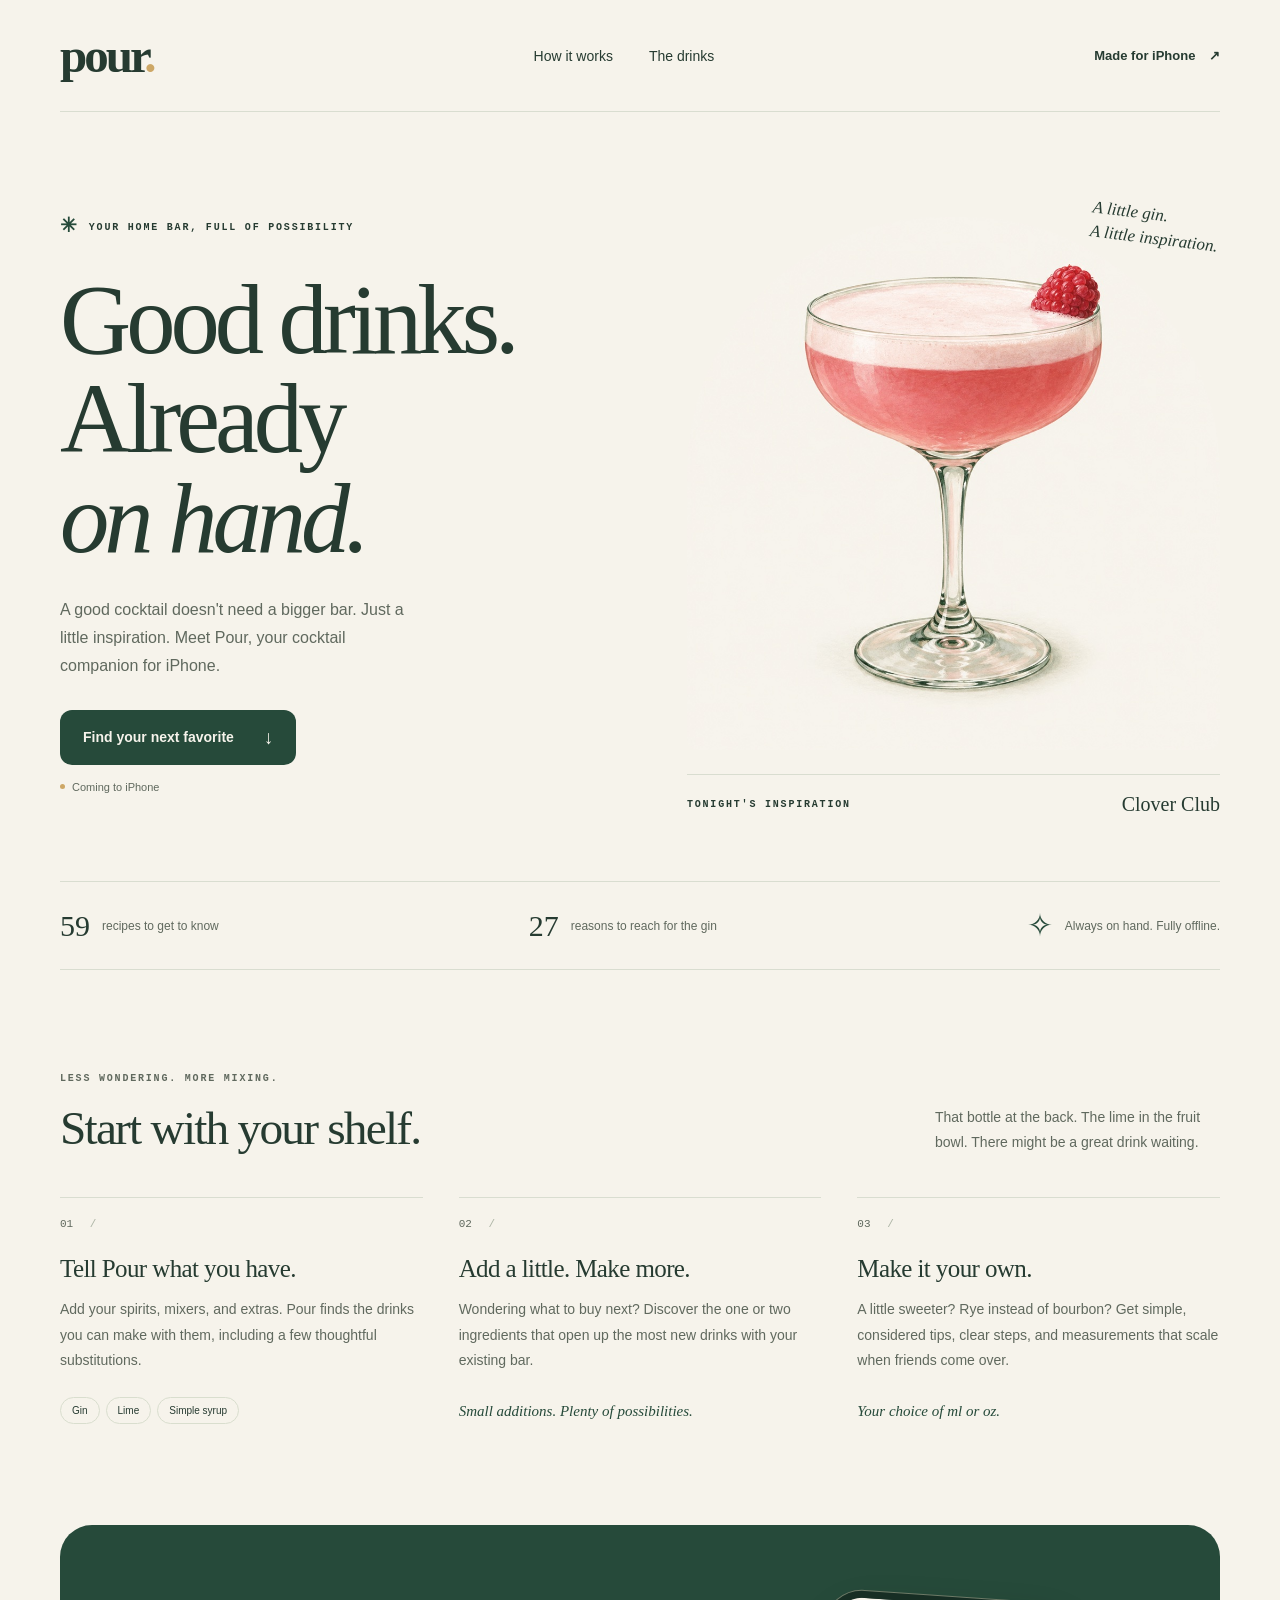
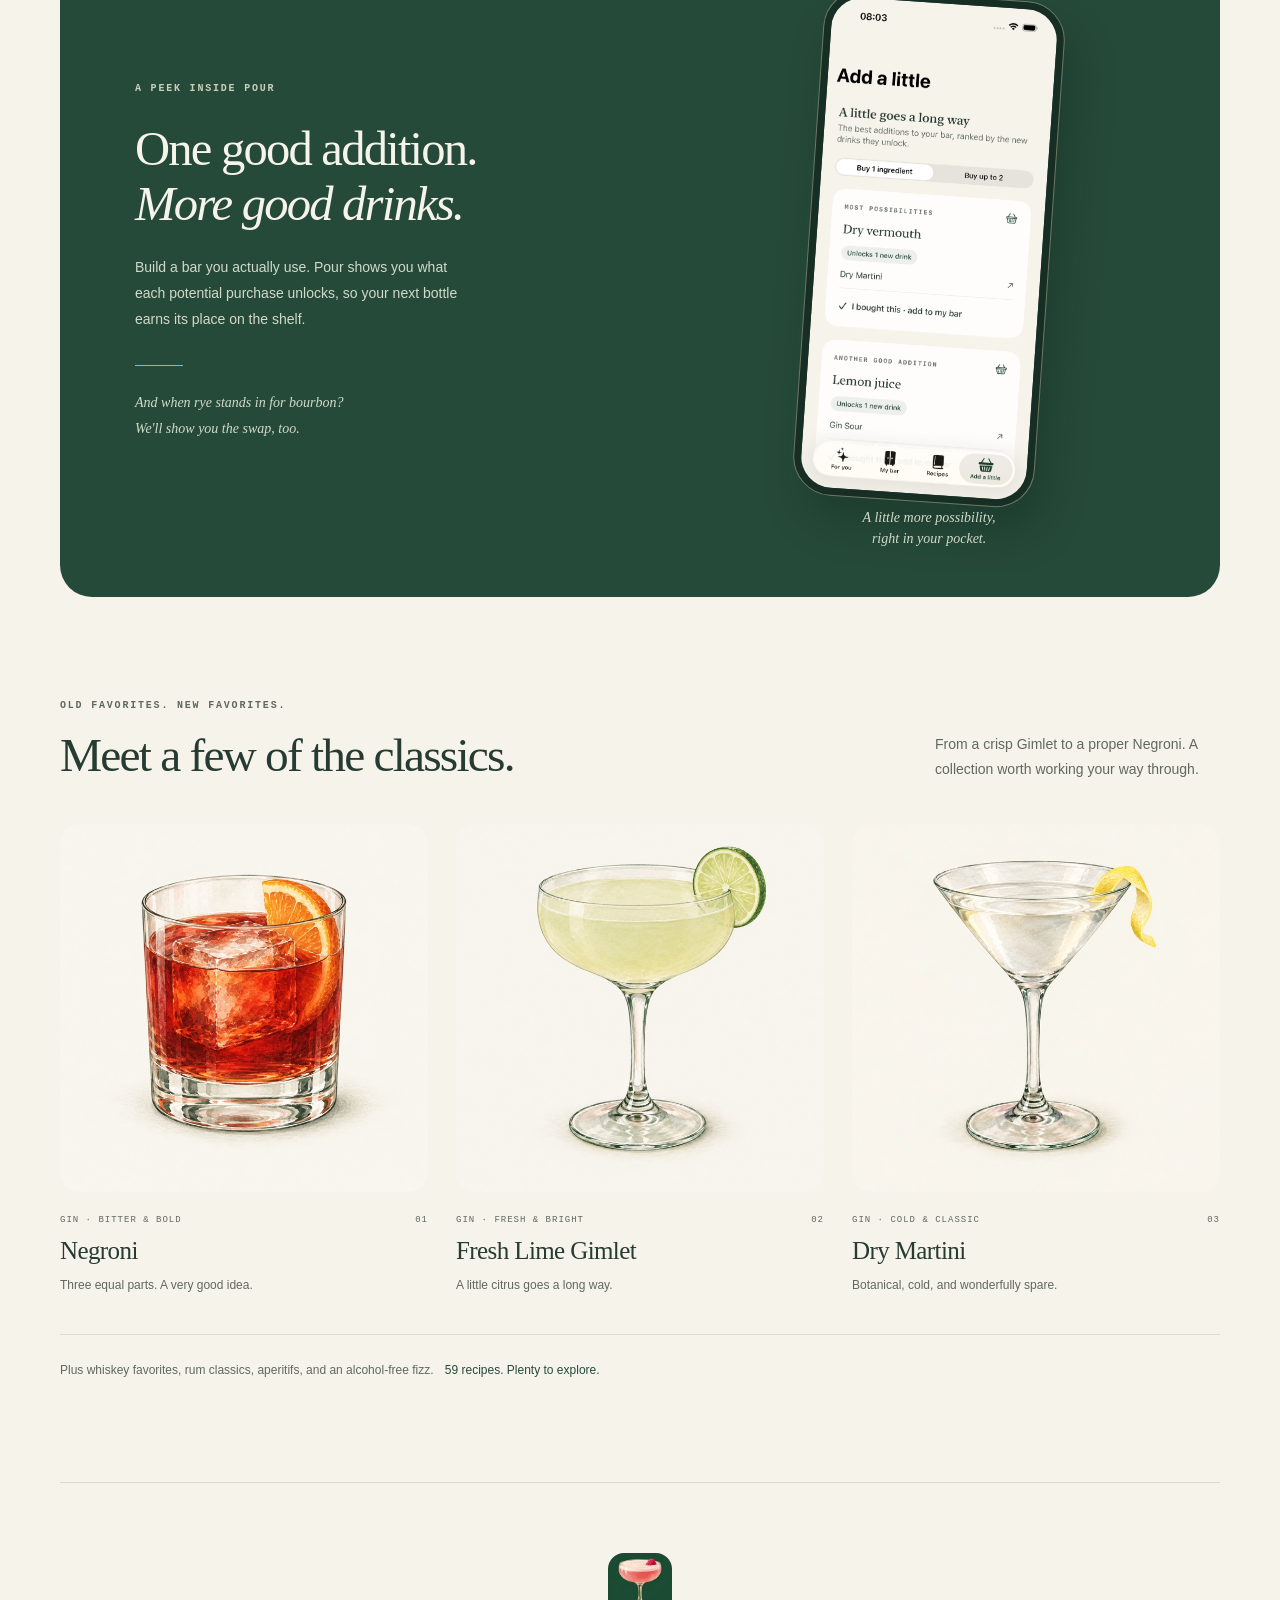
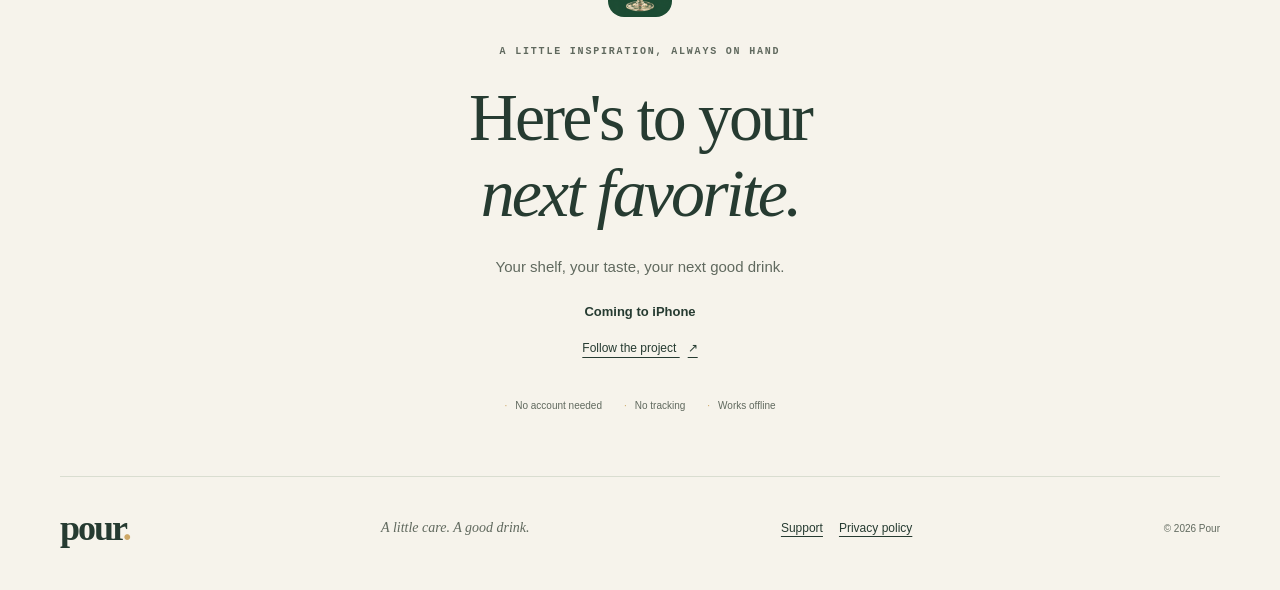
<file: site/index.html>
<!doctype html>
<html lang="en">
<head>
  <meta charset="utf-8">
  <meta name="viewport" content="width=device-width, initial-scale=1">
  <meta name="theme-color" content="#f6f3eb">
  <meta name="description" content="Meet Pour, your cocktail companion for iPhone. Find drinks you can make, discover what to add to your bar, and make every recipe your own.">
  <meta property="og:type" content="website">
  <meta property="og:title" content="Pour — Good drinks. Already on hand.">
  <meta property="og:description" content="Cocktail recipes for the bar you already have. Find your next favorite with Pour for iPhone.">
  <title>Pour — Good drinks. Already on hand.</title>
  <link rel="icon" type="image/png" href="assets/favicon.png">
  <link rel="apple-touch-icon" href="assets/app-icon.png">
  <link rel="stylesheet" href="styles.css">
</head>
<body>
  <a class="skip-link" href="#main">Skip to content</a>
  <header class="site-header wrap">
    <a class="wordmark" href="./" aria-label="Pour home">pour<span aria-hidden="true">.</span></a>
    <nav aria-label="Main navigation">
      <a href="#how-it-works">How it works</a>
      <a href="#the-drinks">The drinks</a>
    </nav>
    <a class="header-link" href="#get-pour">Made for iPhone <span aria-hidden="true">↗</span></a>
  </header>

  <main id="main" tabindex="-1">
    <section class="hero wrap" aria-labelledby="hero-title">
      <div class="hero-copy">
        <p class="eyebrow"><span class="small-star" aria-hidden="true">✳</span> Your home bar, full of possibility</p>
        <h1 id="hero-title">Good drinks.<br>Already<br><em>on hand.</em></h1>
        <p class="hero-description">A good cocktail doesn't need a bigger bar. Just a little inspiration. Meet Pour, your cocktail companion for iPhone.</p>
        <a class="button" href="#how-it-works">Find your next favorite <span aria-hidden="true">↓</span></a>
        <p class="availability"><span aria-hidden="true"></span> Coming to iPhone</p>
      </div>
      <figure class="hero-art">
        <div class="hero-art-stage">
          <img src="assets/clover-club.jpg" alt="A painted Clover Club: a pink gin cocktail in a coupe, topped with foam and a raspberry." width="1000" height="1000" fetchpriority="high">
          <span class="art-note">A little gin.<br>A little inspiration.</span>
        </div>
        <figcaption><span class="eyebrow">Tonight's inspiration</span><span>Clover Club</span></figcaption>
      </figure>
    </section>

    <div class="intro-strip wrap" aria-label="At a glance">
      <p><strong>59</strong> recipes to get to know</p>
      <p><strong>27</strong> reasons to reach for the gin</p>
      <p><span class="offline-mark" aria-hidden="true">✧</span> Always on hand. Fully offline.</p>
    </div>

    <section class="how-section wrap section-space" id="how-it-works" aria-labelledby="how-title">
      <div class="section-heading">
        <div><p class="eyebrow">Less wondering. More mixing.</p><h2 id="how-title">Start with your shelf.</h2></div>
        <p>That bottle at the back. The lime in the fruit bowl. There might be a great drink waiting.</p>
      </div>
      <div class="feature-grid">
        <article class="feature">
          <span class="feature-number">01 <span aria-hidden="true">/</span></span>
          <h3>Tell Pour what you have.</h3>
          <p>Add your spirits, mixers, and extras. Pour finds the drinks you can make with them, including a few thoughtful substitutions.</p>
          <div class="ingredient-tags" aria-label="Example ingredients"><span>Gin</span><span>Lime</span><span>Simple syrup</span></div>
        </article>
        <article class="feature">
          <span class="feature-number">02 <span aria-hidden="true">/</span></span>
          <h3>Add a little. Make more.</h3>
          <p>Wondering what to buy next? Discover the one or two ingredients that open up the most new drinks with your existing bar.</p>
          <p class="feature-footnote">Small additions. Plenty of possibilities.</p>
        </article>
        <article class="feature">
          <span class="feature-number">03 <span aria-hidden="true">/</span></span>
          <h3>Make it your own.</h3>
          <p>A little sweeter? Rye instead of bourbon? Get simple, considered tips, clear steps, and measurements that scale when friends come over.</p>
          <p class="feature-footnote">Your choice of ml or oz.</p>
        </article>
      </div>
    </section>

    <section class="showcase wrap" aria-labelledby="showcase-title">
      <div class="showcase-copy">
        <p class="eyebrow">A peek inside Pour</p>
        <h2 id="showcase-title">One good addition.<br><em>More good drinks.</em></h2>
        <p>Build a bar you actually use. Pour shows you what each potential purchase unlocks, so your next bottle earns its place on the shelf.</p>
        <div class="showcase-rule"></div>
        <p class="showcase-aside">And when rye stands in for bourbon?<br>We'll show you the swap, too.</p>
      </div>
      <div class="phone-stage">
        <div class="phone-frame">
          <img src="assets/app-shopping.jpg" alt="Pour's Add a little screen, showing ingredient purchases and the new cocktails each purchase unlocks." width="667" height="1450" loading="lazy" decoding="async">
        </div>
        <span class="phone-caption">A little more possibility,<br>right in your pocket.</span>
      </div>
    </section>

    <section class="drinks-section wrap section-space" id="the-drinks" aria-labelledby="drinks-title">
      <div class="section-heading">
        <div><p class="eyebrow">Old favorites. New favorites.</p><h2 id="drinks-title">Meet a few of the classics.</h2></div>
        <p>From a crisp Gimlet to a proper Negroni. A collection worth working your way through.</p>
      </div>
      <div class="drink-grid">
        <figure class="drink-card">
          <div class="drink-image negroni"><img src="assets/negroni.jpg" alt="An illustrated ruby-red Negroni over ice with an orange garnish." width="700" height="700" loading="lazy" decoding="async"></div>
          <figcaption><div class="drink-meta"><span>Gin · Bitter &amp; bold</span><span aria-hidden="true">01</span></div><h3>Negroni</h3><p>Three equal parts. A very good idea.</p></figcaption>
        </figure>
        <figure class="drink-card">
          <div class="drink-image gimlet"><img src="assets/gimlet.jpg" alt="An illustrated pale-green Gimlet in a coupe with a lime wheel." width="700" height="700" loading="lazy" decoding="async"></div>
          <figcaption><div class="drink-meta"><span>Gin · Fresh &amp; bright</span><span aria-hidden="true">02</span></div><h3>Fresh Lime Gimlet</h3><p>A little citrus goes a long way.</p></figcaption>
        </figure>
        <figure class="drink-card">
          <div class="drink-image martini"><img src="assets/martini.jpg" alt="An illustrated Dry Martini in a stemmed cocktail glass." width="700" height="700" loading="lazy" decoding="async"></div>
          <figcaption><div class="drink-meta"><span>Gin · Cold &amp; classic</span><span aria-hidden="true">03</span></div><h3>Dry Martini</h3><p>Botanical, cold, and wonderfully spare.</p></figcaption>
        </figure>
      </div>
      <p class="collection-note">Plus whiskey favorites, rum classics, aperitifs, and an alcohol-free fizz. <span>59 recipes. Plenty to explore.</span></p>
    </section>

    <section class="closing wrap" id="get-pour" aria-labelledby="closing-title">
      <img class="app-icon" src="assets/app-icon.png" alt="Pour app icon" width="180" height="180" loading="lazy">
      <p class="eyebrow">A little inspiration, always on hand</p>
      <h2 id="closing-title">Here's to your<br><em>next favorite.</em></h2>
      <p>Your shelf, your taste, your next good drink.</p>
      <p class="release-label">Coming to iPhone</p>
      <a class="text-link" href="https://github.com/andreasmcdermott/drink-app">Follow the project <span aria-hidden="true">↗</span></a>
      <ul class="quiet-benefits" aria-label="App benefits"><li>No account needed</li><li>No tracking</li><li>Works offline</li></ul>
    </section>
  </main>

  <footer class="site-footer wrap">
    <a class="wordmark" href="./" aria-label="Pour home">pour<span aria-hidden="true">.</span></a>
    <p>A little care. A good drink.</p>
    <nav aria-label="Footer navigation"><a href="support.html">Support</a><a href="privacy.html">Privacy policy</a></nav>
    <span>© 2026 Pour</span>
  </footer>
</body>
</html>
</file>
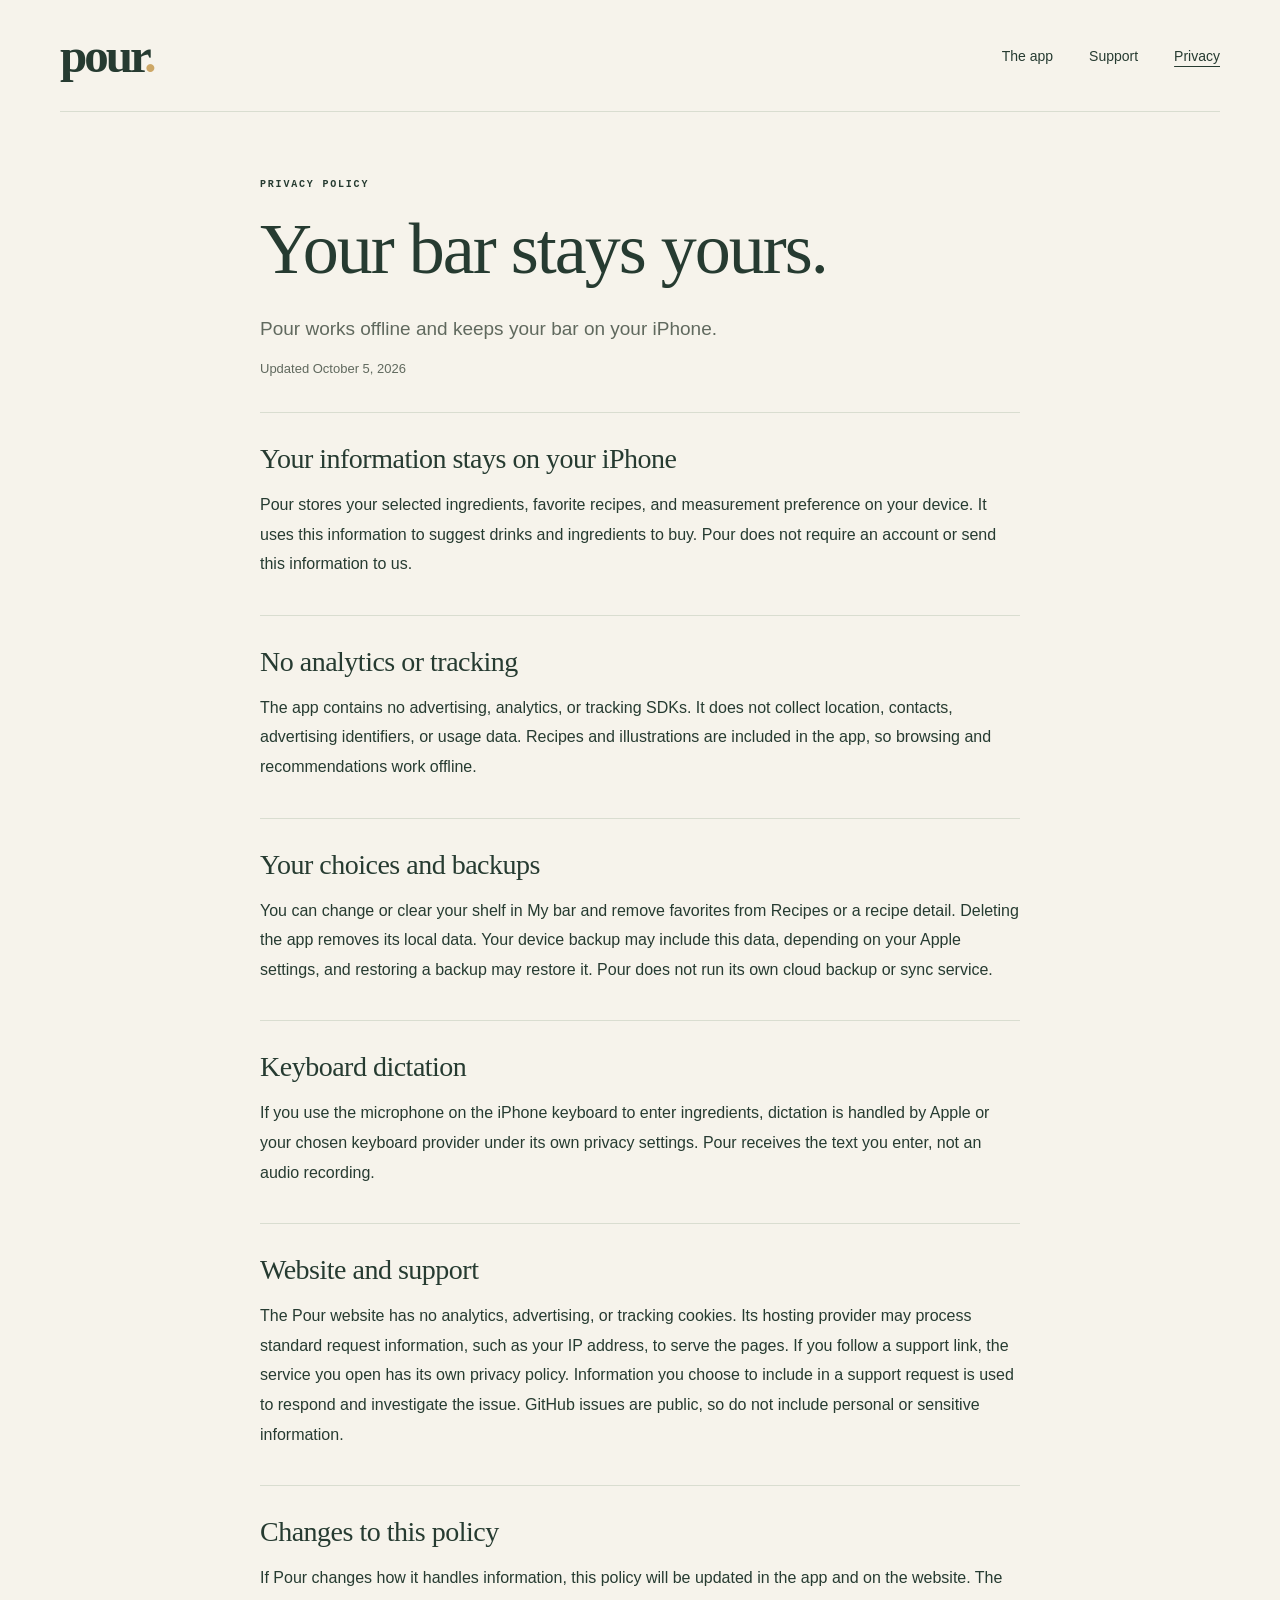
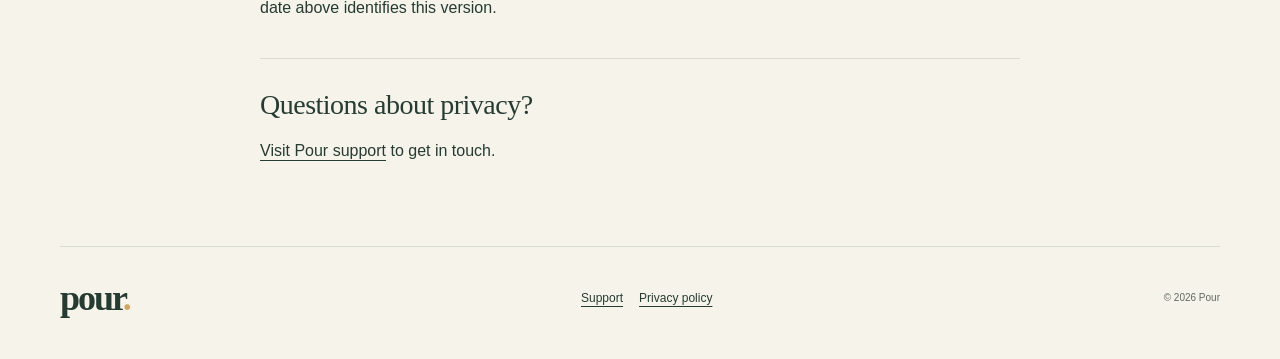
<file: site/privacy.html>
<!doctype html>
<html lang="en">
<head>
  <meta charset="utf-8">
  <meta name="viewport" content="width=device-width, initial-scale=1">
  <meta name="theme-color" content="#f6f3eb">
  <meta name="description" content="How Pour handles your ingredients, favorites, and preferences.">
  <title>Privacy policy | Pour</title>
  <link rel="icon" type="image/png" href="assets/favicon.png">
  <link rel="apple-touch-icon" href="assets/app-icon.png">
  <link rel="stylesheet" href="styles.css">
</head>
<body>
  <a class="skip-link" href="#main">Skip to content</a>
  <header class="site-header wrap">
    <a class="wordmark" href="./" aria-label="Pour home">pour<span aria-hidden="true">.</span></a>
    <nav aria-label="Main navigation">
      <a href="./">The app</a>
      <a href="support.html">Support</a>
      <a href="privacy.html" aria-current="page">Privacy</a>
    </nav>
  </header>
  <main id="main" class="document wrap" tabindex="-1">
    <p class="eyebrow">Privacy policy</p>
    <h1>Your bar stays yours.</h1>
    <p class="document-intro">Pour works offline and keeps your bar on your iPhone.</p>
    <p class="document-date">Updated October 5, 2026</p>
    <section><h2>Your information stays on your iPhone</h2><p>Pour stores your selected ingredients, favorite recipes, and measurement preference on your device. It uses this information to suggest drinks and ingredients to buy. Pour does not require an account or send this information to us.</p></section>
    <section><h2>No analytics or tracking</h2><p>The app contains no advertising, analytics, or tracking SDKs. It does not collect location, contacts, advertising identifiers, or usage data. Recipes and illustrations are included in the app, so browsing and recommendations work offline.</p></section>
    <section><h2>Your choices and backups</h2><p>You can change or clear your shelf in My bar and remove favorites from Recipes or a recipe detail. Deleting the app removes its local data. Your device backup may include this data, depending on your Apple settings, and restoring a backup may restore it. Pour does not run its own cloud backup or sync service.</p></section>
    <section><h2>Keyboard dictation</h2><p>If you use the microphone on the iPhone keyboard to enter ingredients, dictation is handled by Apple or your chosen keyboard provider under its own privacy settings. Pour receives the text you enter, not an audio recording.</p></section>
    <section><h2>Website and support</h2><p>The Pour website has no analytics, advertising, or tracking cookies. Its hosting provider may process standard request information, such as your IP address, to serve the pages. If you follow a support link, the service you open has its own privacy policy. Information you choose to include in a support request is used to respond and investigate the issue. GitHub issues are public, so do not include personal or sensitive information.</p></section>
    <section><h2>Changes to this policy</h2><p>If Pour changes how it handles information, this policy will be updated in the app and on the website. The date above identifies this version.</p></section>
    <section><h2>Questions about privacy?</h2><p><a href="support.html">Visit Pour support</a> to get in touch.</p></section>
  </main>
  <footer class="site-footer wrap">
    <a class="wordmark" href="./" aria-label="Pour home">pour<span aria-hidden="true">.</span></a>
    <nav aria-label="Footer navigation"><a href="support.html">Support</a><a href="privacy.html">Privacy policy</a></nav>
    <span>© 2026 Pour</span>
  </footer>
</body>
</html>
</file>
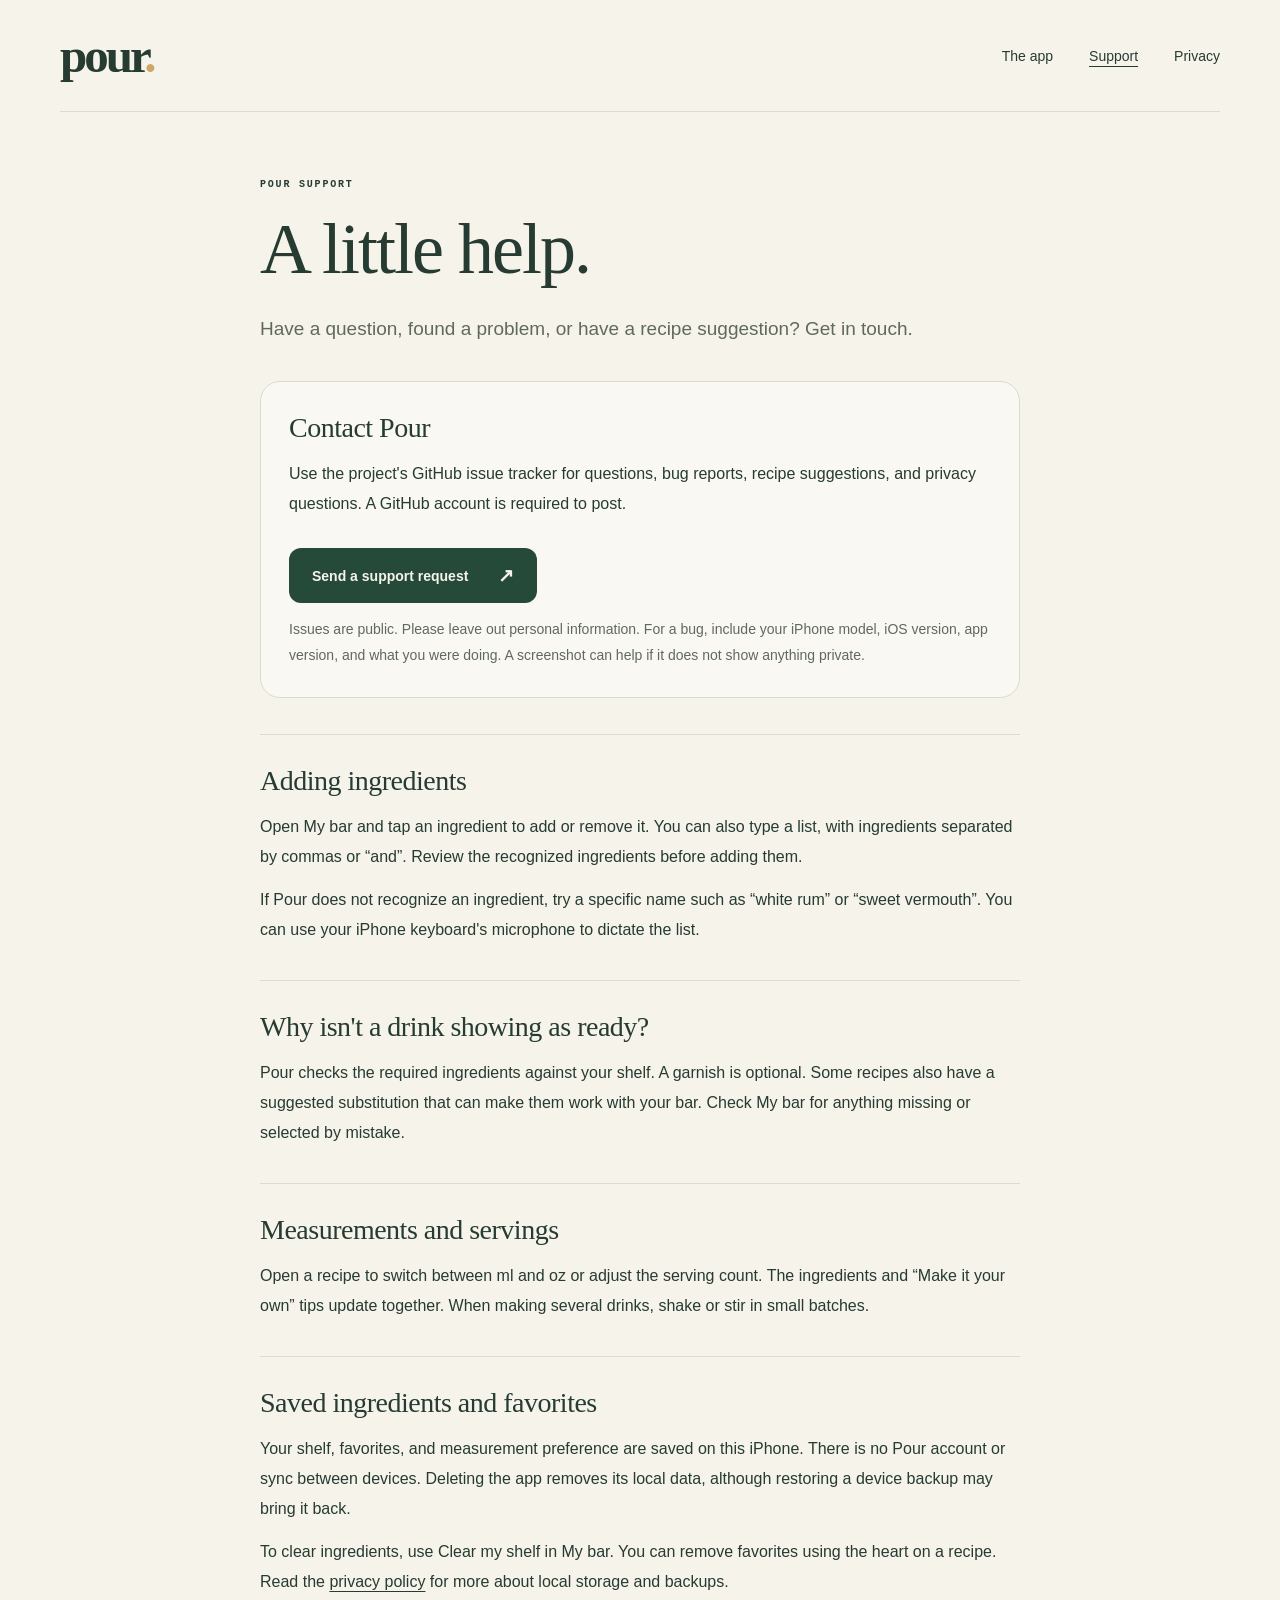
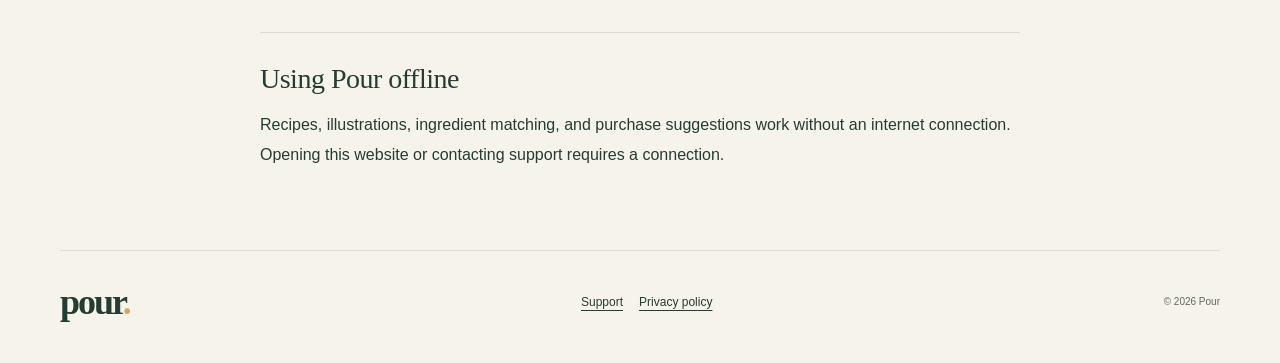
<file: site/support.html>
<!doctype html>
<html lang="en">
<head>
  <meta charset="utf-8">
  <meta name="viewport" content="width=device-width, initial-scale=1">
  <meta name="theme-color" content="#f6f3eb">
  <meta name="description" content="Help with Pour ingredients, recipes, measurements, and saved favorites.">
  <title>Support | Pour</title>
  <link rel="icon" type="image/png" href="assets/favicon.png">
  <link rel="apple-touch-icon" href="assets/app-icon.png">
  <link rel="stylesheet" href="styles.css">
</head>
<body>
  <a class="skip-link" href="#main">Skip to content</a>
  <header class="site-header wrap">
    <a class="wordmark" href="./" aria-label="Pour home">pour<span aria-hidden="true">.</span></a>
    <nav aria-label="Main navigation">
      <a href="./">The app</a>
      <a href="support.html" aria-current="page">Support</a>
      <a href="privacy.html">Privacy</a>
    </nav>
  </header>
  <main id="main" class="document wrap" tabindex="-1">
    <p class="eyebrow">Pour support</p>
    <h1>A little help.</h1>
    <p class="document-intro">Have a question, found a problem, or have a recipe suggestion? Get in touch.</p>
    <section class="contact-card">
      <h2>Contact Pour</h2>
      <p>Use the project's GitHub issue tracker for questions, bug reports, recipe suggestions, and privacy questions. A GitHub account is required to post.</p>
      <a class="button" href="https://github.com/andreasmcdermott/drink-app/issues/new">Send a support request <span aria-hidden="true">↗</span></a>
      <p class="contact-note">Issues are public. Please leave out personal information. For a bug, include your iPhone model, iOS version, app version, and what you were doing. A screenshot can help if it does not show anything private.</p>
    </section>
    <section>
      <h2>Adding ingredients</h2>
      <p>Open My bar and tap an ingredient to add or remove it. You can also type a list, with ingredients separated by commas or “and”. Review the recognized ingredients before adding them.</p>
      <p>If Pour does not recognize an ingredient, try a specific name such as “white rum” or “sweet vermouth”. You can use your iPhone keyboard's microphone to dictate the list.</p>
    </section>
    <section>
      <h2>Why isn't a drink showing as ready?</h2>
      <p>Pour checks the required ingredients against your shelf. A garnish is optional. Some recipes also have a suggested substitution that can make them work with your bar. Check My bar for anything missing or selected by mistake.</p>
    </section>
    <section>
      <h2>Measurements and servings</h2>
      <p>Open a recipe to switch between ml and oz or adjust the serving count. The ingredients and “Make it your own” tips update together. When making several drinks, shake or stir in small batches.</p>
    </section>
    <section>
      <h2>Saved ingredients and favorites</h2>
      <p>Your shelf, favorites, and measurement preference are saved on this iPhone. There is no Pour account or sync between devices. Deleting the app removes its local data, although restoring a device backup may bring it back.</p>
      <p>To clear ingredients, use Clear my shelf in My bar. You can remove favorites using the heart on a recipe. Read the <a href="privacy.html">privacy policy</a> for more about local storage and backups.</p>
    </section>
    <section>
      <h2>Using Pour offline</h2>
      <p>Recipes, illustrations, ingredient matching, and purchase suggestions work without an internet connection. Opening this website or contacting support requires a connection.</p>
    </section>
  </main>
  <footer class="site-footer wrap">
    <a class="wordmark" href="./" aria-label="Pour home">pour<span aria-hidden="true">.</span></a>
    <nav aria-label="Footer navigation"><a href="support.html">Support</a><a href="privacy.html">Privacy policy</a></nav>
    <span>© 2026 Pour</span>
  </footer>
</body>
</html>
</file>
<file: site/styles.css>
:root {
  color-scheme: light;
  --paper: #f6f3eb;
  --green: #264a3a;
  --ink: #263b31;
  --muted: #60695e;
  --gold: #cda766;
  --rule: #d9ddd0;
  --serif: Georgia, "Times New Roman", serif;
  --sans: -apple-system, BlinkMacSystemFont, "Segoe UI", sans-serif;
}

* { box-sizing: border-box; }
html { scroll-behavior: smooth; scroll-padding-top: 30px; }
body { margin: 0; background: var(--paper); color: var(--ink); font-family: var(--sans); -webkit-font-smoothing: antialiased; }
img { display: block; max-width: 100%; height: auto; }
a { color: inherit; text-decoration: none; }
button, a { -webkit-tap-highlight-color: transparent; }
a:focus-visible, summary:focus-visible { outline: 3px solid var(--green); outline-offset: 6px; }
::selection { background: #dce2cf; color: var(--ink); }
figure, p, h1, h2, h3 { margin: 0; }
h1, h2, h3 { font-family: var(--serif); font-weight: 400; text-wrap: balance; }
em { font-weight: 400; }
.wrap { width: min(1160px, calc(100% - 96px)); margin-inline: auto; }
.skip-link { position: fixed; top: 12px; left: 12px; z-index: 10; padding: 12px 18px; color: white; background: var(--green); transform: translateY(-200%); border-radius: 8px; }
.skip-link:focus { transform: translateY(0); }
.site-header { min-height: 112px; display: flex; align-items: center; justify-content: space-between; gap: 24px; border-bottom: 1px solid var(--rule); }
.wordmark { display: inline-block; font-family: var(--serif); font-size: 49px; line-height: 1; letter-spacing: -3px; font-weight: 700; padding-block: 8px; }
.wordmark span { color: var(--gold); }
.site-header nav { display: flex; gap: 36px; font-size: 14px; }
.site-header nav a, .header-link { padding-block: 14px; }
.site-header a:not(.wordmark):hover { text-decoration: underline; text-underline-offset: 5px; }
.header-link { font-size: 13px; font-weight: 600; }
.header-link span { margin-left: 10px; }
.eyebrow { font-family: ui-monospace, "SFMono-Regular", Consolas, monospace; text-transform: uppercase; font-size: 10px; line-height: 1.7; letter-spacing: 1.8px; font-weight: 600; }
.hero { display: grid; grid-template-columns: 1.12fr 1fr; align-items: center; gap: 30px; padding-block: 75px 65px; }
.hero-copy > .eyebrow { display: flex; align-items: center; gap: 10px; margin-bottom: 26px; }
.small-star { color: var(--green); font-size: 20px; }
h1 { font-size: clamp(68px, 7.7vw, 104px); line-height: 1.005; letter-spacing: -5px; }
.hero-description { max-width: 355px; margin-top: 28px; font-size: 16px; line-height: 1.75; color: var(--muted); }
.button { display: inline-flex; align-items: center; gap: 30px; margin-top: 30px; padding: 18px 23px; border-radius: 12px; color: var(--paper); background: var(--green); font-size: 14px; font-weight: 600; transition: background 160ms ease, transform 160ms ease; }
.button:hover { background: #193b2b; transform: translateY(-2px); }
.button span { font-size: 19px; line-height: 1; }
.availability { display: flex; align-items: center; gap: 7px; margin-top: 16px; font-size: 11px; color: var(--muted); }
.availability span { width: 5px; height: 5px; background: var(--gold); border-radius: 50%; }
.hero-art { padding-top: 30px; }
.hero-art-stage { position: relative; background: #f7f4ec; border-radius: 48% 48% 12px 12px; }
.hero-art-stage img { border-radius: inherit; }
.art-note { position: absolute; top: -14px; right: 0; font-family: var(--serif); font-style: italic; font-size: 17px; line-height: 1.4; transform: rotate(7deg); }
.hero-art figcaption { display: flex; align-items: center; justify-content: space-between; gap: 15px; border-top: 1px solid var(--rule); padding-top: 18px; margin-top: 24px; font-family: var(--serif); font-size: 20px; }
.intro-strip { border-block: 1px solid var(--rule); padding-block: 25px; display: flex; justify-content: space-between; gap: 20px; }
.intro-strip p { display: flex; align-items: center; gap: 12px; font-size: 12px; color: var(--muted); }
.intro-strip strong { font-family: var(--serif); font-size: 30px; font-weight: 400; color: var(--ink); }
.offline-mark { font-size: 31px; color: var(--green); }
.section-space { padding-block: 100px; }
.section-heading { display: flex; align-items: end; justify-content: space-between; gap: 40px; margin-bottom: 42px; }
.section-heading .eyebrow { margin-bottom: 15px; color: var(--muted); }
h2 { font-size: clamp(36px, 3.7vw, 48px); line-height: 1.12; letter-spacing: -1.8px; }
.section-heading > p { max-width: 285px; font-size: 14px; line-height: 1.8; color: var(--muted); }
.feature-grid { display: grid; grid-template-columns: repeat(3, minmax(0, 1fr)); gap: 36px; }
.feature { border-top: 1px solid var(--rule); padding-top: 20px; }
.feature-number { display: block; margin-bottom: 23px; font-family: ui-monospace, Consolas, monospace; font-size: 11px; color: var(--muted); }
.feature-number span { margin-left: 10px; color: #acb4a5; }
h3 { font-size: 25px; letter-spacing: -.6px; line-height: 1.25; }
.feature > p { margin-top: 13px; color: var(--muted); font-size: 14px; line-height: 1.8; }
.ingredient-tags { display: flex; flex-wrap: wrap; gap: 6px; margin-top: 24px; }
.ingredient-tags span { border: 1px solid #d9dece; border-radius: 30px; padding: 7px 11px; font-size: 10px; }
.feature > .feature-footnote { margin-top: 25px; color: var(--green); font-family: var(--serif); font-size: 15px; font-style: italic; }
.showcase { border-radius: 32px; background: var(--green); color: var(--paper); padding: 65px 75px; display: grid; grid-template-columns: 1.2fr 1fr; align-items: center; gap: 60px; overflow: hidden; }
.showcase-copy .eyebrow { color: #c8d1b9; margin-bottom: 25px; }
.showcase h2 { font-size: clamp(38px, 3.8vw, 50px); }
.showcase-copy > p:not(.eyebrow) { font-size: 14px; line-height: 1.85; color: #d2dac9; max-width: 330px; margin-top: 24px; }
.showcase-rule { width: 48px; height: 1px; background: var(--gold); margin-top: 32px; }
.showcase-copy > .showcase-aside { font-family: var(--serif); font-size: 17px; font-style: italic; color: #e0e4d5; }
.phone-stage { position: relative; display: flex; justify-content: center; padding-block: 5px 30px; }
.phone-frame { width: 242px; flex-shrink: 0; padding: 7px; border-radius: 39px; background: #172e24; border: 1px solid #6c7966; box-shadow: 12px 25px 40px #10271c55; transform: rotate(4deg); }
.phone-frame img { width: 100%; border-radius: 31px; }
.phone-caption { position: absolute; bottom: -17px; font-family: var(--serif); font-style: italic; font-size: 14px; text-align: center; line-height: 1.5; color: #d2dac9; }
.drink-grid { display: grid; grid-template-columns: repeat(3, minmax(0, 1fr)); gap: 28px; }
.drink-image { border-radius: 20px; overflow: hidden; }
.drink-image img { width: 100%; }
.negroni { background: #f8f5ed; }
.gimlet { background: #f7f5ed; }
.martini { background: var(--paper); }
.drink-meta { display: flex; justify-content: space-between; gap: 10px; color: var(--muted); margin-block: 23px 10px; font-family: ui-monospace, Consolas, monospace; font-size: 9px; text-transform: uppercase; letter-spacing: 1px; }
.drink-card figcaption > p { color: var(--muted); font-size: 12px; line-height: 1.65; margin-top: 10px; }
.collection-note { border-top: 1px solid var(--rule); padding-top: 25px; margin-top: 38px; font-size: 12px; line-height: 1.8; color: var(--muted); }
.collection-note span { color: var(--green); margin-left: 8px; }
.closing { border-top: 1px solid var(--rule); text-align: center; padding-block: 70px 65px; }
.app-icon { width: 64px; height: 64px; border-radius: 16px; margin: 0 auto 26px; }
.closing .eyebrow { color: var(--muted); margin-bottom: 20px; }
.closing h2 { font-size: clamp(50px, 5.3vw, 70px); letter-spacing: -2.8px; }
.closing > p:not(.eyebrow):not(.release-label) { font-size: 15px; color: var(--muted); line-height: 1.7; margin-top: 22px; }
.release-label { margin: 25px auto 14px; font-size: 13px; font-weight: 600; }
.text-link { display: inline-block; font-size: 12px; text-decoration: underline; text-underline-offset: 5px; padding: 8px 4px; }
.text-link span { margin-left: 8px; }
.text-link:hover { color: #58764c; }
.quiet-benefits { display: flex; justify-content: center; flex-wrap: wrap; gap: 10px 22px; list-style: none; padding: 0; margin: 37px 0 0; font-size: 10px; color: var(--muted); }
.quiet-benefits li::before { content: "·"; color: var(--gold); margin-right: 8px; }
.site-footer { border-top: 1px solid var(--rule); display: flex; align-items: center; justify-content: space-between; gap: 20px; padding-block: 25px 35px; }
.site-footer .wordmark { font-size: 36px; letter-spacing: -2px; }
.site-footer p { font-family: var(--serif); font-size: 14px; font-style: italic; color: var(--muted); }
.site-footer > span { font-size: 10px; color: var(--muted); }

@media (min-width: 1450px) {
  .hero { padding-block: 90px 80px; }
}
@media (max-width: 1000px) {
  .wrap { width: calc(100% - 64px); }
  .hero { gap: 20px; padding-block: 60px; }
  h1 { font-size: 76px; letter-spacing: -3.8px; }
  .hero-copy > .eyebrow { max-width: 275px; font-size: 9px; letter-spacing: 1.1px; }
  .art-note { font-size: 14px; }
  .hero-art figcaption { flex-direction: column; align-items: start; gap: 8px; }
  .intro-strip p { gap: 8px; font-size: 10px; }
  .feature-grid { gap: 25px; }
  h3 { font-size: 23px; }
  .showcase { padding: 55px 40px; gap: 30px; }
  .phone-frame { width: 210px; }
  .drink-grid { gap: 20px; }
  .drink-meta { font-size: 8px; letter-spacing: .6px; }
}
@media (max-width: 700px) {
  .wrap { width: calc(100% - 40px); }
  .site-header { min-height: 88px; gap: 14px; }
  .wordmark { font-size: 42px; }
  .site-header nav { gap: 18px; font-size: 12px; }
  .header-link { display: none; }
  .hero { grid-template-columns: 1fr; gap: 24px; padding-block: 40px; }
  .hero-copy > .eyebrow { max-width: none; margin-bottom: 20px; font-size: 9px; }
  h1 { font-size: clamp(64px, 15vw, 88px); line-height: 1.03; letter-spacing: -3.5px; }
  .hero-description { max-width: 400px; font-size: 15px; margin-top: 23px; }
  .button { margin-top: 23px; }
  .hero-art { width: min(100%, 420px); justify-self: center; padding-top: 0; }
  .hero-art-stage { margin-inline: 10px; }
  .art-note { font-size: 14px; }
  .hero-art figcaption { flex-direction: row; align-items: center; margin-top: 10px; font-size: 18px; }
  .hero-art figcaption .eyebrow { font-size: 8px; letter-spacing: 1.1px; }
  .intro-strip { flex-wrap: wrap; justify-content: start; gap: 17px 22px; padding-block: 21px; }
  .intro-strip p { font-size: 11px; }
  .intro-strip strong { font-size: 25px; }
  .intro-strip p:last-child { flex-basis: 100%; }
  .offline-mark { font-size: 22px; }
  .section-space { padding-block: 65px; }
  .section-heading { display: block; margin-bottom: 30px; }
  .section-heading > p { max-width: 370px; margin-top: 18px; }
  h2 { font-size: 38px; letter-spacing: -1.5px; }
  .feature-grid { grid-template-columns: 1fr; gap: 30px; }
  .feature { padding-top: 18px; }
  .feature-number { margin-bottom: 14px; }
  h3 { font-size: 26px; }
  .feature > p { max-width: 450px; }
  .feature > .feature-footnote, .ingredient-tags { margin-top: 16px; }
  .showcase { padding: 36px 26px 42px; grid-template-columns: 1fr; gap: 36px; border-radius: 24px; }
  .showcase h2 { font-size: 39px; }
  .showcase-copy > p:not(.eyebrow) { max-width: 420px; }
  .phone-frame { width: 225px; }
  .phone-stage { padding-bottom: 40px; }
  .phone-caption { bottom: -4px; }
  .drink-grid { grid-template-columns: 1fr; gap: 34px; }
  .drink-image { max-width: 400px; margin-inline: auto; }
  .drink-image img { max-height: 350px; object-fit: contain; }
  .drink-meta { font-size: 10px; margin-top: 16px; }
  .drink-card figcaption > p { font-size: 14px; }
  .collection-note { margin-top: 28px; }
  .collection-note span { display: block; margin-left: 0; margin-top: 6px; }
  .closing { padding-block: 55px; }
  .closing h2 { font-size: 54px; letter-spacing: -2px; }
  .closing .eyebrow { font-size: 9px; letter-spacing: 1.2px; }
  .site-footer { flex-wrap: wrap; gap: 14px; padding-bottom: 25px; }
  .site-footer p { font-size: 12px; }
  .site-footer > span { flex-basis: 100%; }
}
@media (prefers-reduced-motion: reduce) {
  html { scroll-behavior: auto; }
  .button { transition: none; }
  .button:hover { transform: none; }
}

.site-footer nav { display: flex; flex-wrap: wrap; gap: 16px; font-size: 12px; }
.site-footer nav a { padding-block: 10px; text-decoration: underline; text-underline-offset: 4px; }
.site-header [aria-current="page"] { text-decoration: underline; text-underline-offset: 5px; }
.document { max-width: 760px; padding-block: 64px 80px; }
.document > .eyebrow { margin-bottom: 18px; }
.document h1 { font-size: clamp(44px, 7vw, 72px); line-height: 1.08; letter-spacing: -2px; }
.document-intro { margin-top: 24px; font-size: 19px; line-height: 1.7; color: var(--muted); }
.document-date { margin-top: 16px; font-size: 13px; color: var(--muted); }
.document section { margin-top: 36px; padding-top: 28px; border-top: 1px solid var(--rule); }
.document h2 { font-size: 28px; line-height: 1.25; letter-spacing: -.5px; }
.document section p { margin-top: 14px; font-size: 16px; line-height: 1.85; overflow-wrap: anywhere; }
.document p a { text-decoration: underline; text-underline-offset: 4px; }
.document .contact-card { padding: 28px; border: 1px solid var(--rule); border-radius: 20px; background: #ffffff66; }
.document .contact-note { font-size: 14px; color: var(--muted); }
@media (max-width: 400px) {
  .site-header nav { gap: 12px; }
  .document { padding-block: 40px 55px; }
  .document .contact-card { padding: 20px; }
}
</file>
